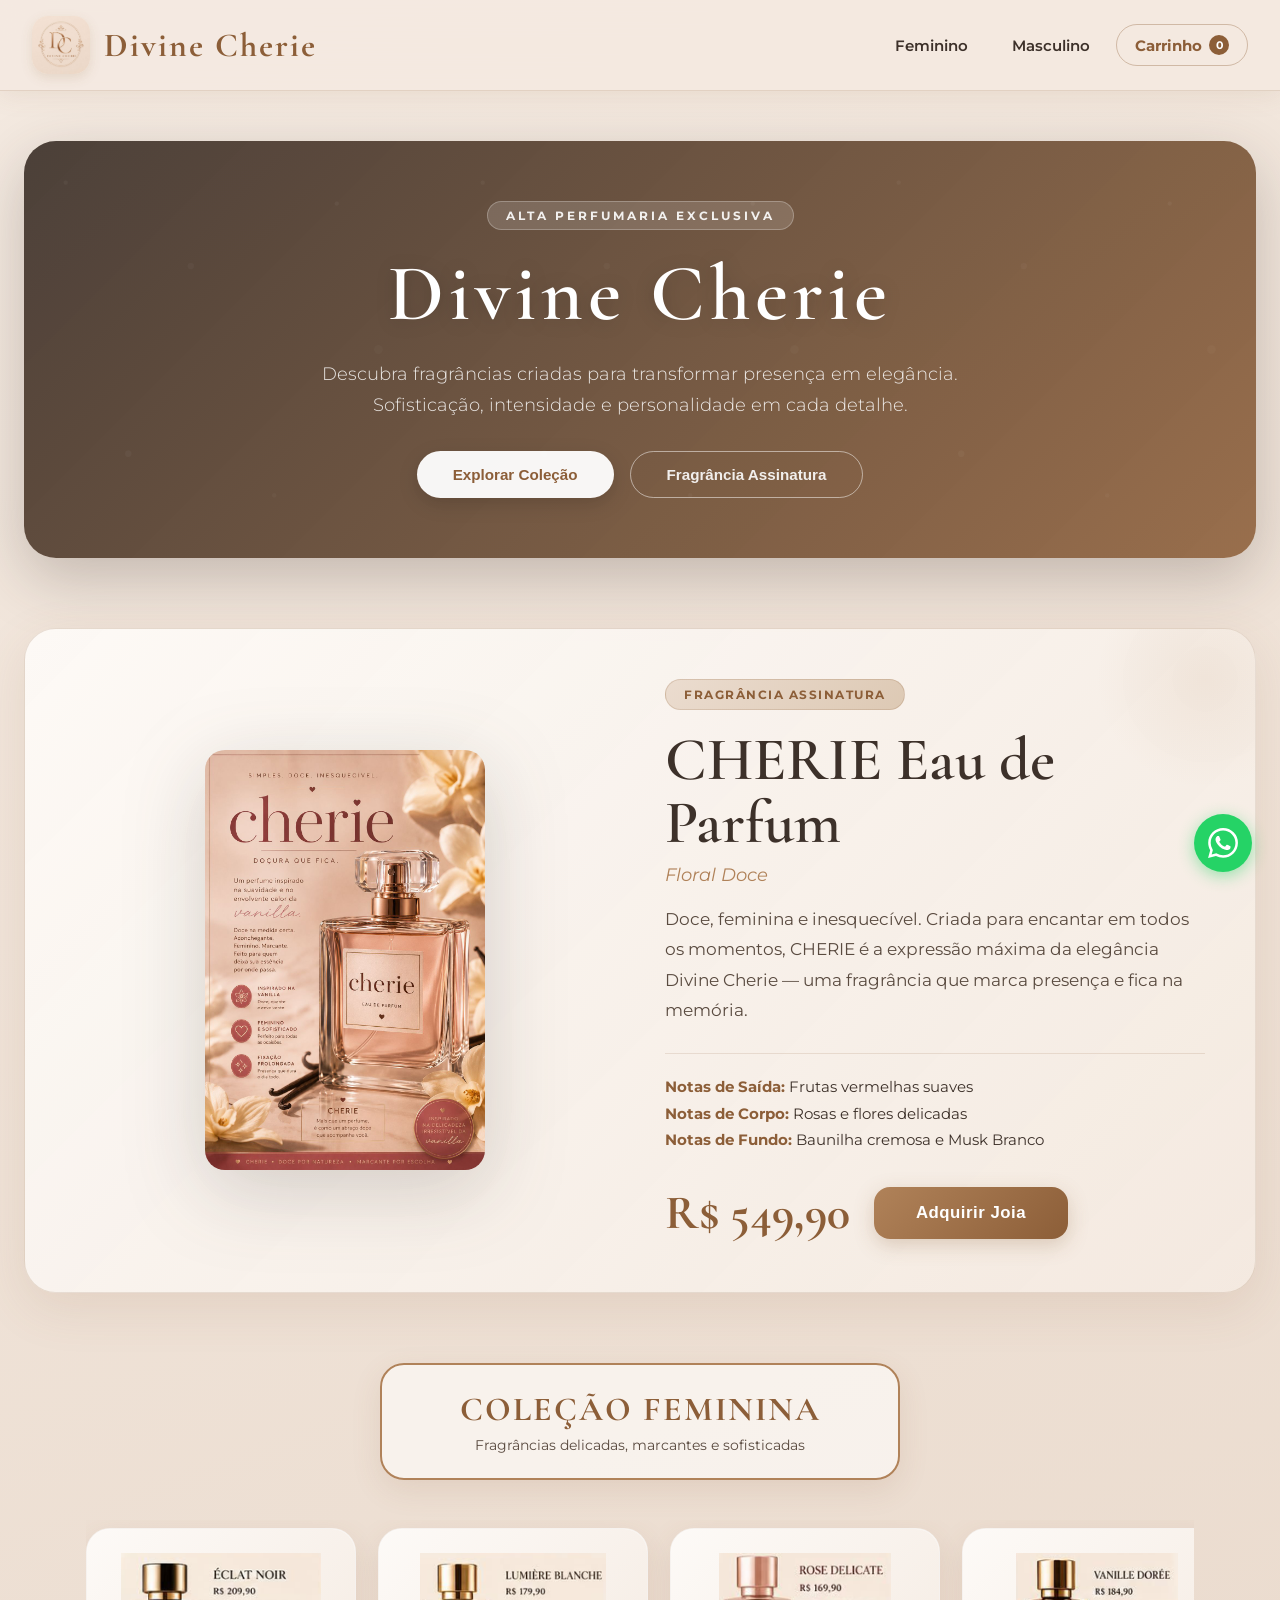
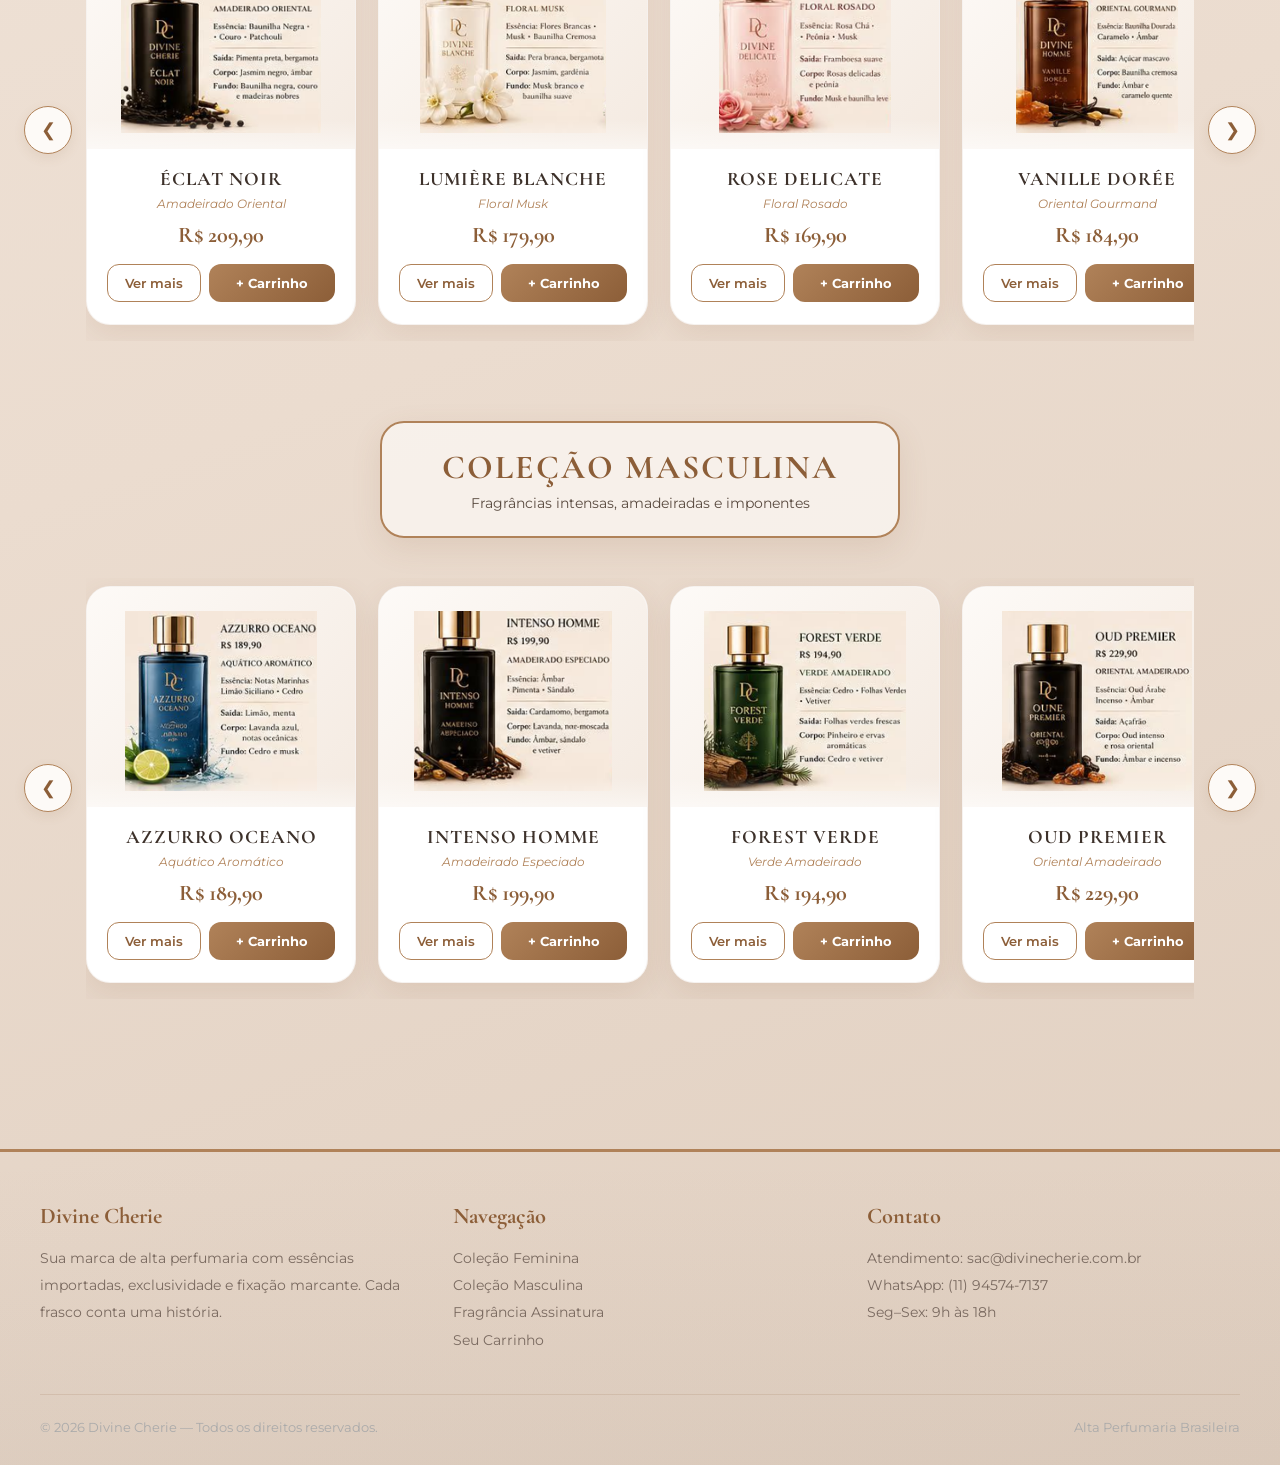
<file: index.html>
<!DOCTYPE html>
<html lang="pt-br">
<head>
    <meta charset="UTF-8">
    <meta name="viewport" content="width=device-width, initial-scale=1.0">
    <title>Divine Cherie - Redirecionando...</title>
    <meta http-equiv="refresh" content="0; url=Códigos Pp/index.html">
    <script>
        // Redirecionamento imediato via JavaScript como fallback
        window.location.replace("Códigos Pp/index.html");
    </script>
</head>
<body>
    <p>Redirecionando para o site... <a href="Códigos Pp/index.html">Clique aqui se não for redirecionado automaticamente.</a></p>
</body>
</html>
</file>
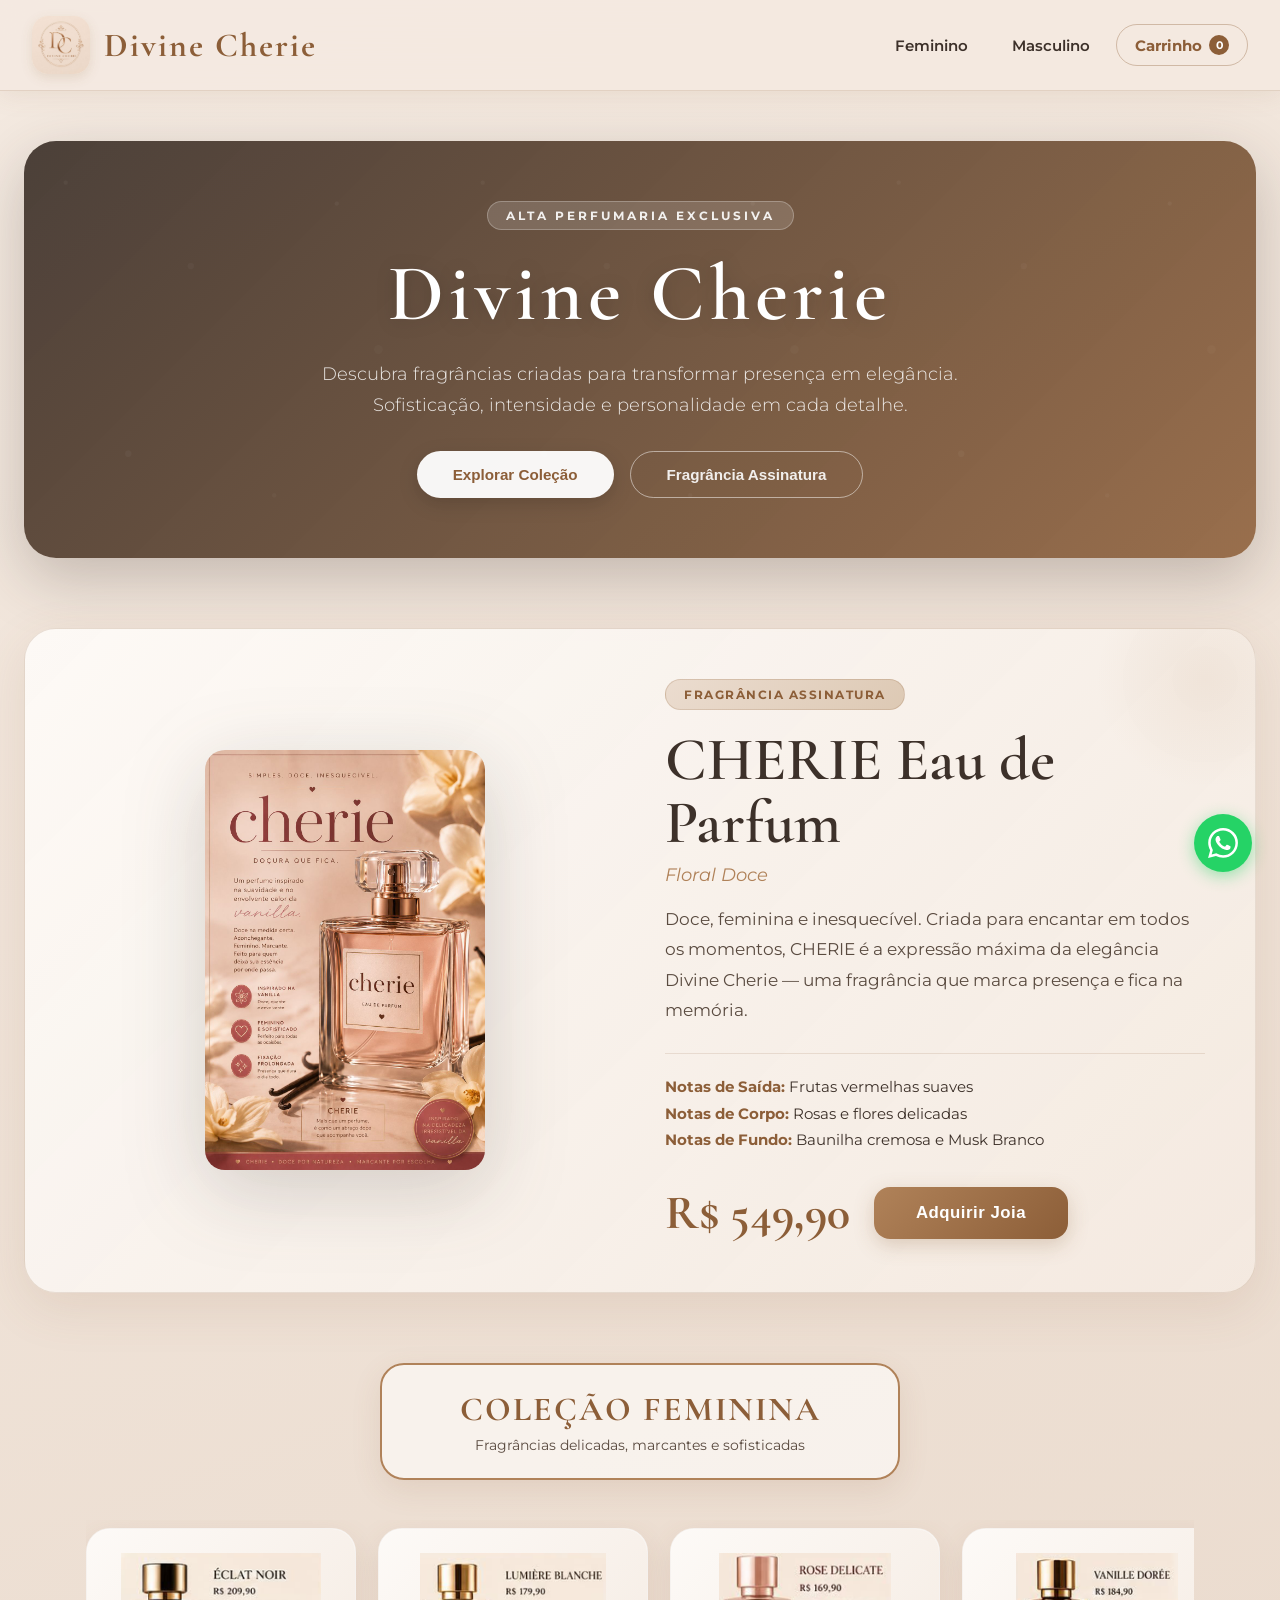
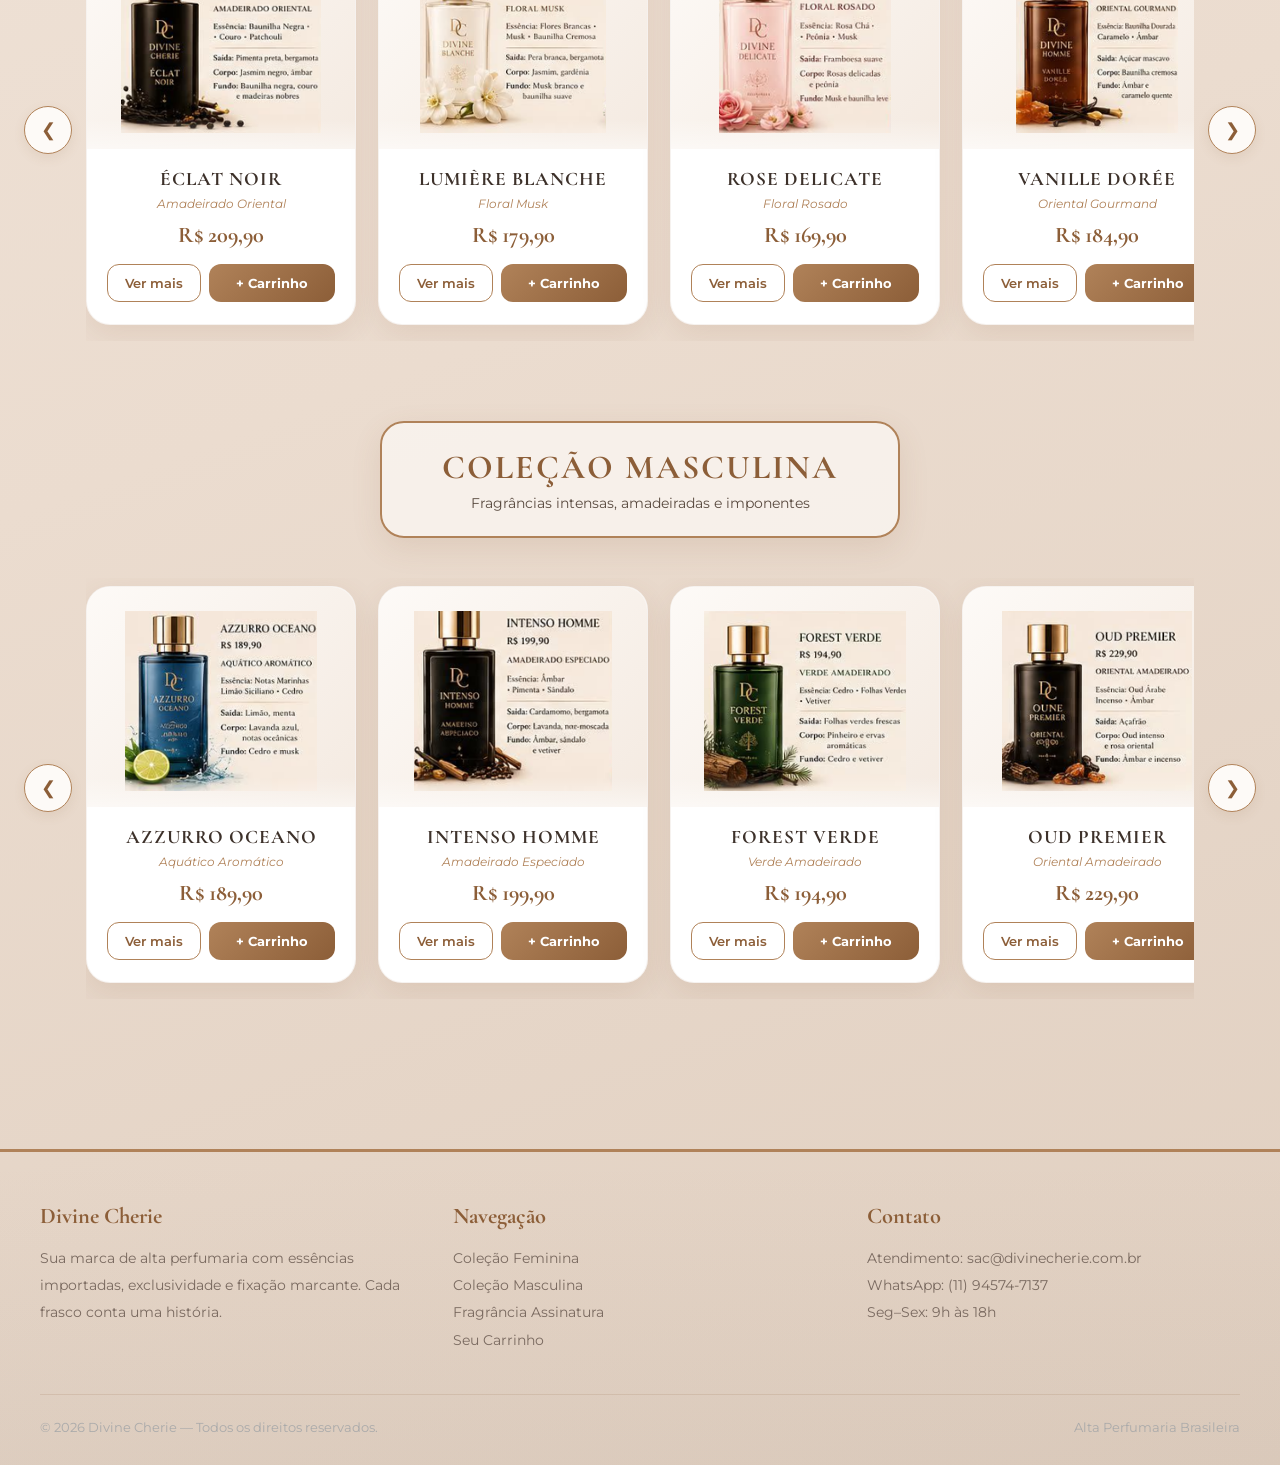
<file: Códigos Pp/index.html>
<!DOCTYPE html>
<html lang="pt-br">
<head>
    <meta charset="UTF-8">
    <meta name="viewport" content="width=device-width, initial-scale=1.0">
    <title>Divine Cherie - Alta Perfumaria</title>
    <link rel="stylesheet" href="style.css">
    <link rel="icon" href="Imagens/Logo.jpeg" type="image/jpeg">
</head>
<body>

    <header>
        <nav>
            <a class="logo" href="index.html">
                <img src="Imagens/Logo.jpeg" alt="Logo Divine Cherie" class="logo-img">
                <span>Divine Cherie</span>
            </a>
            <button class="hamburger" id="hamburger" aria-label="Abrir menu">
                <span></span><span></span><span></span>
            </button>
            <div class="menu-container" id="menu-container">
                <ul>
                    <li><button class="btn-menu-nav" onclick="rolarParaSecao('feminino'); fecharMenu()">Feminino</button></li>
                    <li><button class="btn-menu-nav" onclick="rolarParaSecao('masculino'); fecharMenu()">Masculino</button></li>
                    <li>
                        <button class="btn-carrinho-texto" onclick="window.location.href='carrinho.html'">
                            Carrinho
                            <span class="cart-badge" id="badge-nav">0</span>
                        </button>
                    </li>
                </ul>
            </div>
        </nav>
    </header>

    <main class="container">

        <!-- HERO -->
        <section class="hero">
            <div class="hero-content">
                <span class="hero-eyebrow">Alta Perfumaria Exclusiva</span>
                <h1>Divine Cherie</h1>
                <p>Descubra fragrâncias criadas para transformar presença em elegância. Sofisticação, intensidade e personalidade em cada detalhe.</p>
                <div class="hero-cta-group">
                    <button class="btn-hero-primary" onclick="rolarParaSecao('feminino')">Explorar Coleção</button>
                    <button class="btn-hero-secondary" onclick="rolarParaSecao('destaque')">Fragrância Assinatura</button>
                </div>
            </div>
        </section>

        <!-- DESTAQUE ASSINATURA -->
        <section class="super-destaque-container" id="destaque">
            <div class="destaque-card">
                <div class="destaque-img-col">
                    <img src="Imagens/cherie.jpeg" alt="Cherie Eau de Parfum">
                </div>
                <div class="destaque-info-col">
                    <span class="badge-assinatura">Fragrância Assinatura</span>
                    <h2 class="destaque-nome">CHERIE Eau de Parfum</h2>
                    <p class="destaque-familia">Floral Doce</p>
                    <p class="destaque-descricao">Doce, feminina e inesquecível. Criada para encantar em todos os momentos, CHERIE é a expressão máxima da elegância Divine Cherie — uma fragrância que marca presença e fica na memória.</p>
                    <div class="destaque-notas">
                        <p><strong>Notas de Saída:</strong> Frutas vermelhas suaves</p>
                        <p><strong>Notas de Corpo:</strong> Rosas e flores delicadas</p>
                        <p><strong>Notas de Fundo:</strong> Baunilha cremosa e Musk Branco</p>
                    </div>
                    <div class="destaque-compra">
                        <span class="destaque-preco">R$ 549,90</span>
                        <button class="btn-adquirir" onclick="adicionarCarrinho({n:'CHERIE Eau de Parfum', p:549.90, i:'Imagens/cherie.jpeg', g:'feminino', d:'Doce, feminina e inesquecível. Criada para encantar em todos os momentos.', f:'Floral Doce'})">Adquirir Joia</button>
                    </div>
                </div>
            </div>
        </section>

        <!-- COLEÇÃO FEMININA -->
        <section class="secao-produtos" id="feminino">
            <div class="titulo-secao-caixa">
                <h2>Coleção Feminina</h2>
                <p>Fragrâncias delicadas, marcantes e sofisticadas</p>
            </div>
            <div class="carousel-container">
                <button class="arrow-btn" onclick="scrollCarrossel('vitrine-feminina', -1)" aria-label="Anterior">&#10094;</button>
                <div class="vitrine-wrapper">
                    <div class="vitrine" id="vitrine-feminina"></div>
                </div>
                <button class="arrow-btn" onclick="scrollCarrossel('vitrine-feminina', 1)" aria-label="Próximo">&#10095;</button>
            </div>
        </section>

        <!-- COLEÇÃO MASCULINA -->
        <section class="secao-produtos" id="masculino" style="margin-top: 80px;">
            <div class="titulo-secao-caixa">
                <h2>Coleção Masculina</h2>
                <p>Fragrâncias intensas, amadeiradas e imponentes</p>
            </div>
            <div class="carousel-container">
                <button class="arrow-btn" onclick="scrollCarrossel('vitrine-masculina', -1)" aria-label="Anterior">&#10094;</button>
                <div class="vitrine-wrapper">
                    <div class="vitrine" id="vitrine-masculina"></div>
                </div>
                <button class="arrow-btn" onclick="scrollCarrossel('vitrine-masculina', 1)" aria-label="Próximo">&#10095;</button>
            </div>
        </section>

    </main>

    <!-- FOOTER -->
    <footer>
        <div class="footer-inner">
            <div class="footer-col">
                <h3>Divine Cherie</h3>
                <p>Sua marca de alta perfumaria com essências importadas, exclusividade e fixação marcante. Cada frasco conta uma história.</p>
            </div>
            <div class="footer-col">
                <h3>Navegação</h3>
                <ul>
                    <li><span onclick="rolarParaSecao('feminino')">Coleção Feminina</span></li>
                    <li><span onclick="rolarParaSecao('masculino')">Coleção Masculina</span></li>
                    <li><span onclick="rolarParaSecao('destaque')">Fragrância Assinatura</span></li>
                    <li><a href="carrinho.html">Seu Carrinho</a></li>
                </ul>
            </div>
            <div class="footer-col">
                <h3>Contato</h3>
                <p>
                    Atendimento: sac@divinecherie.com.br<br>
                    WhatsApp: (11) 94574-7137<br>
                    Seg–Sex: 9h às 18h
                </p>
            </div>
        </div>
        <div class="footer-bottom">
            <p>&copy; 2026 Divine Cherie — Todos os direitos reservados.</p>
            <p>Alta Perfumaria Brasileira</p>
        </div>
    </footer>

    <!-- WHATSAPP FLUTUANTE -->
    <a href="https://wa.me/5511945747137" class="whatsapp-popup" target="_blank" rel="noopener noreferrer" aria-label="Fale conosco pelo WhatsApp">
        <svg viewBox="0 0 24 24" xmlns="http://www.w3.org/2000/svg">
            <path d="M17.472 14.382c-.297-.149-1.758-.867-2.03-.967-.273-.099-.471-.148-.67.15-.197.297-.767.966-.94 1.164-.173.199-.347.223-.644.075-.297-.15-1.255-.463-2.39-1.475-.883-.788-1.48-1.761-1.653-2.059-.173-.297-.018-.458.13-.606.134-.133.298-.347.446-.52.149-.174.198-.298.298-.497.099-.198.05-.371-.025-.52-.075-.149-.669-1.612-.916-2.207-.242-.579-.487-.5-.669-.51-.173-.008-.371-.01-.57-.01-.198 0-.52.074-.792.372-.272.297-1.04 1.016-1.04 2.479 0 1.462 1.065 2.875 1.213 3.074.149.198 2.096 3.2 5.077 4.487.709.306 1.262.489 1.694.625.712.227 1.36.195 1.871.118.571-.085 1.758-.719 2.006-1.413.248-.694.248-1.289.173-1.413-.074-.124-.272-.198-.57-.347m-5.421 7.403h-.004a9.87 9.87 0 01-5.031-1.378l-.361-.214-3.741.982.998-3.648-.235-.374a9.86 9.86 0 01-1.51-5.26c.001-5.45 4.436-9.884 9.888-9.884 2.64 0 5.122 1.03 6.988 2.898a9.825 9.825 0 012.893 6.994c-.003 5.45-4.437 9.884-9.885 9.884m8.413-18.297A11.815 11.815 0 0012.05 0C5.495 0 .16 5.335.157 11.892c0 2.096.547 4.142 1.588 5.945L.057 24l6.305-1.654a11.882 11.882 0 005.683 1.448h.005c6.554 0 11.89-5.335 11.893-11.893a11.821 11.821 0 00-3.48-8.413z"/>
        </svg>
    </a>

    <!-- TOAST -->
    <div class="toast" id="toast"></div>

    <script>
        // ==========================================
        // CATÁLOGO COMPLETO DE PRODUTOS
        // ==========================================
        const PRODUTOS = [
            { n: "ÉCLAT NOIR",       p: 209.90, i: "Imagens/Eclat Noir.png",         g: "feminino",  f: "Amadeirado Oriental",   d: "Sedutor e sofisticado, Éclat Noir combina baunilha negra e patchouli. Um perfume misterioso que deixa presença marcante por onde passa." },
            { n: "LUMIÈRE BLANCHE",  p: 179.90, i: "Imagens/Lumiere Blanche.png",     g: "feminino",  f: "Floral Musk",            d: "Uma fragrância delicada e iluminada, perfeita para mulheres elegantes e românticas. Flores brancas com musk e baunilha cremosa." },
            { n: "ROSE DELICATE",    p: 169.90, i: "Imagens/Rose Delicate.png",        g: "feminino",  f: "Floral Rosado",          d: "A harmonia clássica da rosa chá com a peônia. Um floral muito suave, romântico e elegante, perfeito para quem ama fragrâncias femininas." },
            { n: "VANILLE DORÉE",    p: 184.90, i: "Imagens/Vanille Doree.png",        g: "feminino",  f: "Oriental Gourmand",      d: "Doce sofisticado e extremamente viciante. Acordes luxuosos de caramelo e baunilha dourada, perfeito para noites especiais." },
            { n: "LAVANDA SERENA",   p: 164.90, i: "Imagens/Lavanda Serena.png",       g: "feminino",  f: "Aromático Floral",       d: "Suave, elegante e relaxante. Traz o frescor puro da lavanda francesa com íris e violeta. Ideal para o dia a dia." },
            { n: "CITRUS FRAIS",     p: 159.90, i: "Imagens/Citrus Frais.png",         g: "feminino",  f: "Cítrico Fresco",         d: "Leve, vibrante e perfeito para dias quentes. Laranja siciliana, limão e musk em uma combinação refrescante e alegre." },
            { n: "PUREZA FLORAL",    p: 174.90, i: "Imagens/Pureza Floral.png",        g: "feminino",  f: "Floral Limpo",           d: "Delicado, confortável e elegante como pele limpa e hidratada. Lírio branco, jasmim e musk em perfeita harmonia." },
            { n: "PÊCHE VELOUTÉE",   p: 169.90, i: "Imagens/Peche Veloutee.png",       g: "feminino",  f: "Frutado Floral",         d: "Doce delicado e feminino com toque aveludado irresistível. Pêssego, flores brancas e musk em uma fragrância encantadora." },
            { n: "CHAMPAGNE ÉTERNEL",p: 219.90, i: "Imagens/Champagne Eternel.png",    g: "feminino",  f: "Frutado Sofisticado",    d: "Luxuoso e brilhante, inspirado em celebrações inesquecíveis. Champagne rosé, pera e musk em uma composição festiva e elegante." },
            { n: "AZZURRO OCEANO",   p: 189.90, i: "Imagens/Azzurro Oceano.png",       g: "masculino", f: "Aquático Aromático",     d: "Fresco, aquático e moderno. Traz notas marinhas com limão siciliano e cedro. Transmite liberdade e sensação de brisa do mar." },
            { n: "INTENSO HOMME",    p: 199.90, i: "Imagens/Intenso Homme.png",        g: "masculino", f: "Amadeirado Especiado",   d: "Um amadeirado especiado marcante com toques intensos de âmbar e pimenta. Masculino sofisticado para homens confiantes." },
            { n: "FOREST VERDE",     p: 194.90, i: "Imagens/Forest Verde.png",          g: "masculino", f: "Verde Amadeirado",       d: "Traz notas verdes de vetiver misturadas à robustez clássica do cedro. Inspirado na natureza luxuosa das florestas profundas." },
            { n: "OUD PREMIER",      p: 229.90, i: "Imagens/Oud Premier.png",           g: "masculino", f: "Oriental Amadeirado",    d: "Luxuoso e misterioso, baseado no oud árabe premium envolto por incenso e âmbar. Inspirado na perfumaria árabe premium." },
            { n: "SANTAL ÉLÉGANCE",  p: 214.90, i: "Imagens/Santal Elegance.png",       g: "masculino", f: "Amadeirado Cremoso",     d: "A imponência do sândalo amadeirado com a cremosidade da baunilha. Elegante e refinado para quem ama perfumes sofisticados." },
            { n: "BLEU INFINI",      p: 189.90, i: "Imagens/Bleu Infini.png",           g: "masculino", f: "Fresco Amadeirado",      d: "Refrescante amadeirado moderno com notas oceânicas intensas. Moderno, refrescante e extremamente versátil." },
            { n: "ABSOLUTO NOIR",    p: 239.90, i: "Imagens/Absoluto Noir.png",         g: "masculino", f: "Oriental Intenso",       d: "O perfume mais intenso e luxuoso da coleção Divine Cherie. Incenso, madeira negra e âmbar em uma composição poderosa e marcante." },
            { n: "NOIR ECLIPSE",     p: 199.90, i: "Imagens/noir eclipse.png",          g: "masculino", f: "Amadeirado Oriental",    d: "Misterioso, elegante e extremamente marcante. Couro, âmbar negro e cedro em uma fragrância que exala poder e sofisticação." },
            { n: "MAGNÉTIC AMBER",   p: 224.90, i: "Imagens/Magnetic Amber.png",        g: "masculino", f: "Oriental Âmbar",         d: "Sensual e sofisticado, perfeito para noites elegantes. Âmbar dourado, baunilha e especiarias em uma composição irresistível." },
        ];

        // ==========================================
        // GERENCIAMENTO DO CARRINHO (localStorage)
        // ==========================================
        function getCarrinho() {
            return JSON.parse(localStorage.getItem('dc_carrinho') || '[]');
        }

        function salvarCarrinho(carrinho) {
            localStorage.setItem('dc_carrinho', JSON.stringify(carrinho));
            atualizarBadge();
        }

        function atualizarBadge() {
            const carrinho = getCarrinho();
            const total = carrinho.reduce((s, i) => s + i.qty, 0);
            const badge = document.getElementById('badge-nav');
            if (badge) badge.textContent = total;
        }

        function adicionarCarrinho(produto) {
            const carrinho = getCarrinho();
            const idx = carrinho.findIndex(i => i.n === produto.n);
            if (idx >= 0) {
                carrinho[idx].qty += 1;
            } else {
                carrinho.push({ ...produto, qty: 1 });
            }
            salvarCarrinho(carrinho);
            mostrarToast('✓  ' + produto.n + ' adicionado ao carrinho');
        }

        function mostrarToast(msg) {
            const toast = document.getElementById('toast');
            toast.textContent = msg;
            toast.classList.add('show');
            setTimeout(() => toast.classList.remove('show'), 3000);
        }

        // ==========================================
        // RENDERIZAR VITRINE
        // ==========================================
        function renderizarVitrine() {
            const vFem  = document.getElementById('vitrine-feminina');
            const vMasc = document.getElementById('vitrine-masculina');
            if (vFem)  vFem.innerHTML  = '';
            if (vMasc) vMasc.innerHTML = '';

            PRODUTOS.forEach(p => {
                const query = `nome=${encodeURIComponent(p.n)}&preco=${encodeURIComponent('R$ ' + p.p.toFixed(2).replace('.', ','))}&img=${encodeURIComponent(p.i)}&desc=${encodeURIComponent(p.d)}&familia=${encodeURIComponent(p.f)}`;
                const urlProduto = `produto.html?${query}`;

                const card = document.createElement('div');
                card.className = 'produto-card';
                card.innerHTML = `
                    <a href="${urlProduto}" style="text-decoration:none;color:inherit;">
                        <div class="produto-card-img-wrapper">
                            <img src="${p.i}" alt="${p.n}" loading="lazy">
                        </div>
                    </a>
                    <div class="produto-card-body">
                        <a href="${urlProduto}" style="text-decoration:none;color:inherit;">
                            <h3>${p.n}</h3>
                            <p class="familia-tag">${p.f}</p>
                        </a>
                        <p class="preco">R$ ${p.p.toFixed(2).replace('.', ',')}</p>
                        <div class="produto-card-actions">
                            <button class="btn-ver-produto" onclick="window.location.href='${urlProduto}'">Ver mais</button>
                            <button class="btn-add-card" onclick="adicionarCarrinho({n:'${p.n.replace(/'/g,"\\'")}',p:${p.p},i:'${p.i}',g:'${p.g}',d:'${p.d.replace(/'/g,"\\'")}',f:'${p.f}'})">+ Carrinho</button>
                        </div>
                    </div>
                `;

                if (p.g === 'feminino' && vFem)  vFem.appendChild(card);
                if (p.g === 'masculino' && vMasc) vMasc.appendChild(card);
            });
        }

        // ==========================================
        // CARROSSEL
        // ==========================================
        function scrollCarrossel(id, dir) {
            const vitrine = document.getElementById(id);
            if (!vitrine) return;
            const card = vitrine.querySelector('.produto-card');
            if (!card) return;
            const gap = parseInt(window.getComputedStyle(vitrine).gap) || 22;
            vitrine.scrollBy({ left: dir * (card.offsetWidth + gap), behavior: 'smooth' });
        }

        // ==========================================
        // SCROLL SUAVE
        // ==========================================
        function rolarParaSecao(id) {
            const el = document.getElementById(id);
            if (el) el.scrollIntoView({ behavior: 'smooth', block: 'start' });
        }

        // ==========================================
        // MENU MOBILE
        // ==========================================
        const hamburger = document.getElementById('hamburger');
        const menuContainer = document.getElementById('menu-container');

        hamburger.addEventListener('click', () => {
            hamburger.classList.toggle('active');
            menuContainer.classList.toggle('open');
        });

        function fecharMenu() {
            hamburger.classList.remove('active');
            menuContainer.classList.remove('open');
        }

        // Fechar menu ao clicar fora
        document.addEventListener('click', (e) => {
            if (!hamburger.contains(e.target) && !menuContainer.contains(e.target)) {
                fecharMenu();
            }
        });

        // ==========================================
        // INICIALIZAÇÃO
        // ==========================================
        window.addEventListener('DOMContentLoaded', () => {
            renderizarVitrine();
            atualizarBadge();
        });
    </script>
</body>
</html>
</file>
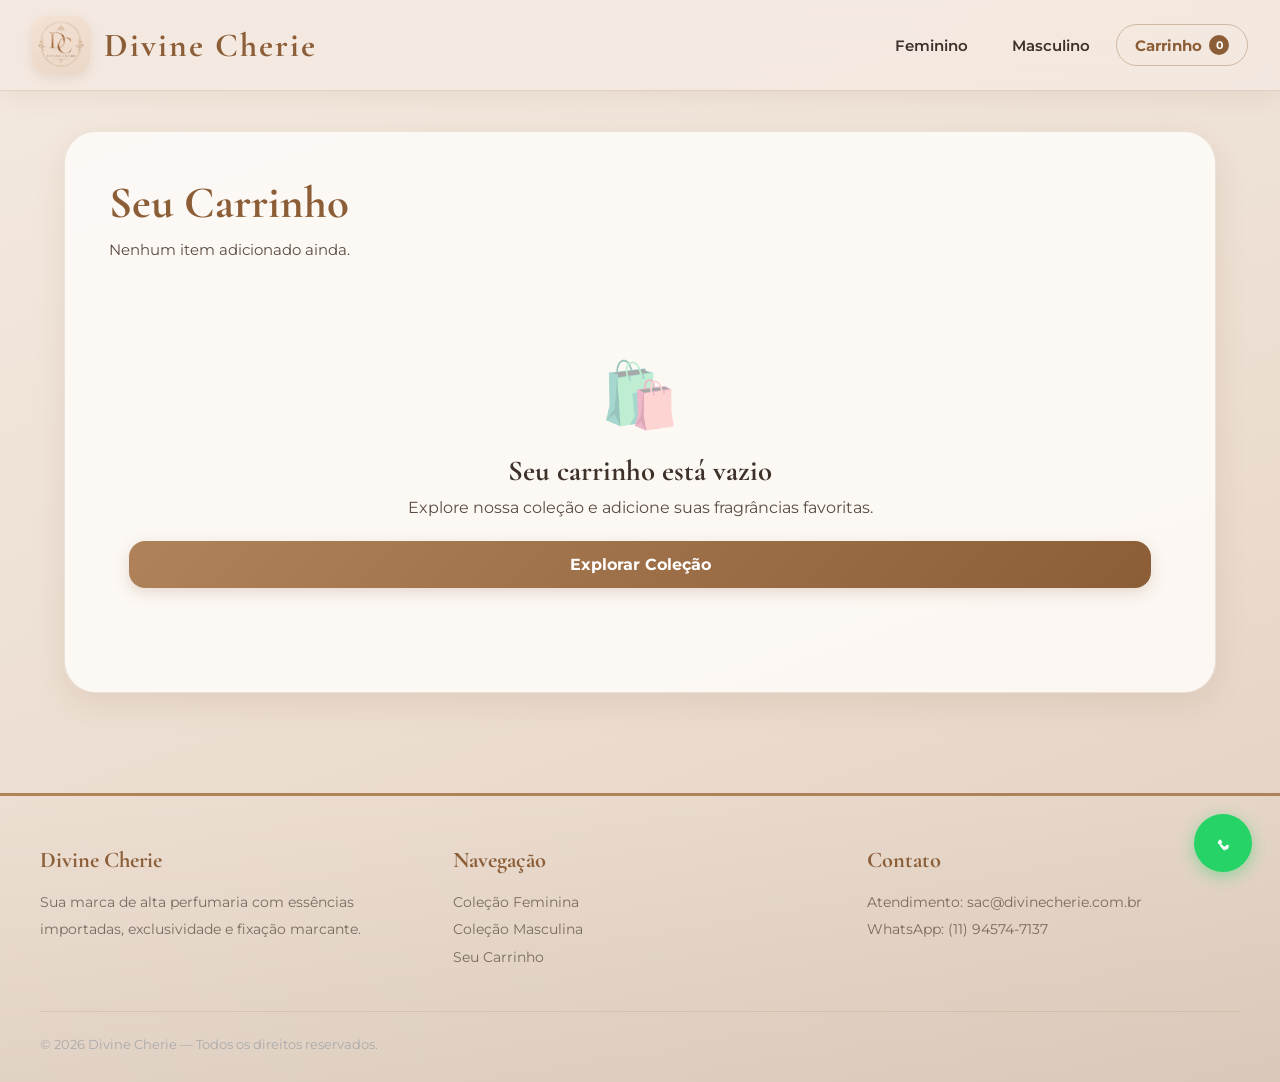
<file: Códigos Pp/carrinho.html>
<!DOCTYPE html>
<html lang="pt-br">
<head>
    <meta charset="UTF-8">
    <meta name="viewport" content="width=device-width, initial-scale=1.0">
    <title>Seu Carrinho - Divine Cherie</title>
    <link rel="stylesheet" href="style.css">
    <link rel="icon" href="Imagens/Logo.jpeg" type="image/jpeg">
</head>
<body>

    <header>
        <nav>
            <a class="logo" href="index.html">
                <img src="Imagens/Logo.jpeg" alt="Divine Cherie" class="logo-img">
                <span>Divine Cherie</span>
            </a>
            <button class="hamburger" id="hamburger" aria-label="Abrir menu">
                <span></span><span></span><span></span>
            </button>
            <div class="menu-container" id="menu-container">
                <ul>
                    <li><a href="index.html#feminino">Feminino</a></li>
                    <li><a href="index.html#masculino">Masculino</a></li>
                    <li>
                        <button class="btn-carrinho-texto" onclick="window.location.href='carrinho.html'">
                            Carrinho
                            <span class="cart-badge" id="badge-nav">0</span>
                        </button>
                    </li>
                </ul>
            </div>
        </nav>
    </header>

    <main class="cart-page-container">
        <div class="cart-card">
            <h1 class="cart-title">Seu Carrinho</h1>
            <p class="cart-subtitle" id="cart-subtitle">Carregando itens...</p>

            <div id="cart-empty" class="cart-empty" style="display:none;">
                <div class="cart-empty-icon">🛍️</div>
                <h3>Seu carrinho está vazio</h3>
                <p>Explore nossa coleção e adicione suas fragrâncias favoritas.</p>
                <a href="index.html" class="btn-checkout" style="display:inline-block;text-decoration:none;padding:14px 36px;border-radius:16px;font-weight:700;font-size:1rem;">Explorar Coleção</a>
            </div>

            <div id="cart-content" class="cart-content-layout" style="display:none;">
                <div class="cart-main-content">
                    <div id="cart-items-list"></div>

                    <div class="shipping-section">
                        <h3>Calcular Frete e Prazo</h3>
                        <div class="shipping-input-group">
                            <input type="text" id="cart-cep-input" placeholder="Digite seu CEP (00000-000)" maxlength="9" oninput="mascaraCEP(this)">
                            <button type="button" onclick="calcularFrete()">Calcular</button>
                        </div>
                        <p id="frete-resultado" style="margin-top:10px;font-size:0.88rem;color:#2e7d32;font-weight:600;display:none;"></p>
                    </div>
                </div>

                <div class="cart-summary-sidebar">
                    <h3>Resumo do Pedido</h3>
                    <div class="summary-row">
                        <span>Subtotal</span>
                        <span id="resumo-subtotal">R$ 0,00</span>
                    </div>
                    <div class="summary-row">
                        <span>Frete</span>
                        <span class="free-shipping" id="resumo-frete">Grátis</span>
                    </div>
                    <div class="summary-row total-row">
                        <span>Total</span>
                        <span id="resumo-total">R$ 0,00</span>
                    </div>

                    <div class="cart-actions">
                        <button class="btn-checkout" onclick="finalizarPedido()">
                            <svg width="18" height="18" viewBox="0 0 24 24" fill="white" style="flex-shrink:0"><path d="M17.472 14.382c-.297-.149-1.758-.867-2.03-.967-.273-.099-.471-.148-.67.15-.197.297-.767.966-.94 1.164-.173.199-.347.223-.644.075-.297-.15-1.255-.463-2.39-1.475-.883-.788-1.48-1.761-1.653-2.059-.173-.297-.018-.458.13-.606.134-.133.298-.347.446-.52.149-.174.198-.298.298-.497.099-.198.05-.371-.025-.52-.075-.149-.669-1.612-.916-2.207-.242-.579-.487-.5-.669-.51-.173-.008-.371-.01-.57-.01-.198 0-.52.074-.792.372-.272.297-1.04 1.016-1.04 2.479 0 1.462 1.065 2.875 1.213 3.074.149.198 2.096 3.2 5.077 4.487.709.306 1.262.489 1.694.625.712.227 1.36.195 1.871.118.571-.085 1.758-.719 2.006-1.413.248-.694.248-1.289.173-1.413-.074-.124-.272-.198-.57-.347m-5.421 7.403h-.004a9.87 9.87 0 01-5.031-1.378l-.361-.214-3.741.982.998-3.648-.235-.374a9.86 9.86 0 01-1.51-5.26c.001-5.45 4.436-9.884 9.888-9.884 2.64 0 5.122 1.03 6.988 2.898a9.825 9.825 0 012.893 6.994c-.003 5.45-4.437 9.884-9.885 9.884m8.413-18.297A11.815 11.815 0 0012.05 0C5.495 0 .16 5.335.157 11.892c0 2.096.547 4.142 1.588 5.945L.057 24l6.305-1.654a11.882 11.882 0 005.683 1.448h.005c6.554 0 11.89-5.335 11.893-11.893a11.821 11.821 0 00-3.48-8.413z"/></svg>
                            Finalizar via WhatsApp
                        </button>
                        <a href="index.html" class="btn-continue">Continuar Comprando</a>
                    </div>
                </div>
            </div>
        </div>
    </main>

    <footer>
        <div class="footer-inner">
            <div class="footer-col">
                <h3>Divine Cherie</h3>
                <p>Sua marca de alta perfumaria com essências importadas, exclusividade e fixação marcante.</p>
            </div>
            <div class="footer-col">
                <h3>Navegação</h3>
                <ul>
                    <li><a href="index.html#feminino">Coleção Feminina</a></li>
                    <li><a href="index.html#masculino">Coleção Masculina</a></li>
                    <li><a href="carrinho.html">Seu Carrinho</a></li>
                </ul>
            </div>
            <div class="footer-col">
                <h3>Contato</h3>
                <p>Atendimento: sac@divinecherie.com.br<br>WhatsApp: (11) 94574-7137</p>
            </div>
        </div>
        <div class="footer-bottom">
            <p>&copy; 2026 Divine Cherie — Todos os direitos reservados.</p>
        </div>
    </footer>

    <a href="https://wa.me/5511945747137" class="whatsapp-popup" target="_blank" rel="noopener noreferrer" aria-label="Fale conosco pelo WhatsApp">
        <svg viewBox="0 0 24 24" xmlns="http://www.w3.org/2000/svg">
            <path d="M17.472 14.382c-.297-.149-1.758-.867-2.03-.967-.273-.099-.471-.148-.67.15-.197.297-.767.966-.94 1.164-.173.199-.347.223-.644.075-.297-.15-1.255-.463-2.39-1.761-1.653-2.059-.173-.297-.018-.458.13-.606.134-.133.298-.347.446-.52.149-.174.198-.298.298-.497.099-.198.05-.371-.025-.52-.075-.149-.669-1.612-.916-2.207-.242-.579-.487-.5-.669-.51-.173-.008-.371-.01-.57-.01-.198 0-.52.074-.792.372-.272.297-1.04 1.016-1.04 2.479 0 1.462 1.065 2.875 1.213 3.074.149.198 2.096 3.2 5.077 4.487.709.306 1.262.489 1.694.625.712.227 1.36.195 1.871.118.571-.085 1.758-.719 2.006-1.413.248-.694.248-1.289.173-1.413-.074-.124-.272-.198-.57-.347m-5.421 7.403h-.004a9.87 9.87 0 01-5.031-1.378l-.361-.214-3.741.982.998-3.648-.235-.374a9.86 9.86 0 01-1.51-5.26c.001-5.45 4.436-9.884 9.888-9.884 2.64 0 5.122 1.03 6.988 2.898a9.825 9.825 0 012.893 6.994c-.003 5.45-4.437 9.884-9.885 9.884m8.413-18.297A11.815 11.815 0 0012.05 0C5.495 0 .16 5.335.157 11.892c0 2.096.547 4.142 1.588 5.945L.057 24l6.305-1.654a11.882 11.882 0 005.683 1.448h.005c6.554 0 11.89-5.335 11.893-11.893a11.821 11.821 0 00-3.48-8.413z"/>
        </svg>
    </a>

    <div class="toast" id="toast"></div>

    <script>
        // ==========================================
        // GERENCIAMENTO DO CARRINHO
        // ==========================================
        function getCarrinho() {
            return JSON.parse(localStorage.getItem('dc_carrinho') || '[]');
        }

        function salvarCarrinho(carrinho) {
            localStorage.setItem('dc_carrinho', JSON.stringify(carrinho));
        }

        function formatarPreco(valor) {
            return 'R$ ' + valor.toFixed(2).replace('.', ',');
        }

        function mostrarToast(msg) {
            const toast = document.getElementById('toast');
            toast.textContent = msg;
            toast.classList.add('show');
            setTimeout(() => toast.classList.remove('show'), 3000);
        }

        // ==========================================
        // RENDERIZAR CARRINHO
        // ==========================================
        function renderizarCarrinho() {
            const carrinho = getCarrinho();
            const lista = document.getElementById('cart-items-list');
            const cartContent = document.getElementById('cart-content');
            const cartEmpty = document.getElementById('cart-empty');
            const subtitle = document.getElementById('cart-subtitle');
            const badge = document.getElementById('badge-nav');

            const totalItens = carrinho.reduce((s, i) => s + i.qty, 0);
            if (badge) badge.textContent = totalItens;

            if (carrinho.length === 0) {
                cartContent.style.display = 'none';
                cartEmpty.style.display = 'block';
                subtitle.textContent = 'Nenhum item adicionado ainda.';
                return;
            }

            cartEmpty.style.display = 'none';
            cartContent.style.display = 'grid';
            subtitle.textContent = totalItens + (totalItens === 1 ? ' item' : ' itens') + ' no carrinho';

            lista.innerHTML = '';
            carrinho.forEach((item, idx) => {
                const div = document.createElement('div');
                div.className = 'cart-item';
                div.innerHTML = `
                    <button class="btn-remover-item" onclick="removerItem(${idx})" title="Remover item">✕</button>
                    <div class="cart-item-image-wrapper">
                        <img src="${item.i}" alt="${item.n}" onerror="this.style.opacity='0.3'">
                    </div>
                    <div class="cart-item-details">
                        <h2 class="cart-item-name">${item.n}</h2>
                        ${item.f ? `<p style="font-size:0.85rem;color:var(--gold);font-style:italic;margin-bottom:8px;">${item.f}</p>` : ''}
                        <p class="cart-item-description">${item.d || ''}</p>
                        <span class="cart-item-price">${formatarPreco(item.p)}</span>
                        <div class="cart-item-qty">
                            <button class="qty-btn" onclick="alterarQty(${idx}, -1)">−</button>
                            <span class="qty-value" id="qty-${idx}">${item.qty}</span>
                            <button class="qty-btn" onclick="alterarQty(${idx}, 1)">+</button>
                            <span style="font-size:0.85rem;color:var(--text-light);margin-left:8px;">= ${formatarPreco(item.p * item.qty)}</span>
                        </div>
                    </div>
                `;
                lista.appendChild(div);
            });

            atualizarResumo(carrinho);
        }

        function atualizarResumo(carrinho) {
            const subtotal = carrinho.reduce((s, i) => s + i.p * i.qty, 0);
            document.getElementById('resumo-subtotal').textContent = formatarPreco(subtotal);
            document.getElementById('resumo-total').textContent = formatarPreco(subtotal);
        }

        function alterarQty(idx, delta) {
            const carrinho = getCarrinho();
            carrinho[idx].qty = Math.max(1, carrinho[idx].qty + delta);
            salvarCarrinho(carrinho);
            renderizarCarrinho();
        }

        function removerItem(idx) {
            const carrinho = getCarrinho();
            const nome = carrinho[idx].n;
            carrinho.splice(idx, 1);
            salvarCarrinho(carrinho);
            renderizarCarrinho();
            mostrarToast(nome + ' removido do carrinho');
        }

        // ==========================================
        // FRETE
        // ==========================================
        function mascaraCEP(input) {
            let v = input.value.replace(/\D/g, '');
            if (v.length > 5) v = v.slice(0, 5) + '-' + v.slice(5, 8);
            input.value = v;
        }

        function calcularFrete() {
            const cep = document.getElementById('cart-cep-input').value.replace(/\D/g, '');
            const resultado = document.getElementById('frete-resultado');
            if (cep.length < 8) {
                resultado.style.color = '#c62828';
                resultado.textContent = 'Por favor, insira um CEP válido com 8 dígitos.';
                resultado.style.display = 'block';
                return;
            }
            resultado.style.color = '#2e7d32';
            resultado.textContent = '✓  Frete Grátis para o CEP ' + document.getElementById('cart-cep-input').value + '! Entrega em 3–7 dias úteis.';
            resultado.style.display = 'block';
            document.getElementById('resumo-frete').textContent = 'Grátis';
        }

        // ==========================================
        // FINALIZAR PEDIDO VIA WHATSAPP
        // ==========================================
        function finalizarPedido() {
            const carrinho = getCarrinho();
            if (carrinho.length === 0) return;

            const cep = document.getElementById('cart-cep-input').value || 'Não informado';
            const subtotal = carrinho.reduce((s, i) => s + i.p * i.qty, 0);

            let itensTexto = carrinho.map(i =>
                `• *${i.n}* (x${i.qty}) — ${formatarPreco(i.p * i.qty)}`
            ).join('\n');

            const mensagem =
                `Olá, Divine Cherie! Gostaria de finalizar meu pedido:\n\n` +
                `🛍️ *Itens:*\n${itensTexto}\n\n` +
                `💰 *Total:* ${formatarPreco(subtotal)}\n` +
                `📍 *CEP para entrega:* ${cep}\n\n` +
                `Como posso prosseguir com o pagamento?`;

            window.open(`https://wa.me/5511945747137?text=${encodeURIComponent(mensagem)}`, '_blank');
        }

        // ==========================================
        // MENU MOBILE
        // ==========================================
        const hamburger = document.getElementById('hamburger');
        const menuContainer = document.getElementById('menu-container');

        hamburger.addEventListener('click', () => {
            hamburger.classList.toggle('active');
            menuContainer.classList.toggle('open');
        });

        document.addEventListener('click', (e) => {
            if (!hamburger.contains(e.target) && !menuContainer.contains(e.target)) {
                hamburger.classList.remove('active');
                menuContainer.classList.remove('open');
            }
        });

        // ==========================================
        // INICIALIZAÇÃO
        // ==========================================
        window.addEventListener('DOMContentLoaded', renderizarCarrinho);
    </script>
</body>
</html>
</file>
<file: Códigos Pp/style.css>
@import url('https://fonts.googleapis.com/css2?family=Cormorant+Garamond:ital,wght@0,400;0,600;0,700;1,400&family=Montserrat:wght@300;400;500;600;700&display=swap');

/* =============================
   VARIÁVEIS E RESET
   ============================= */
:root {
    --bg: #ebdccf;
    --bg-soft: #f4eae1;
    --white: #fdfaf7;
    --gold: #b08259;
    --gold-dark: #8c5e38;
    --brown: #3d312a;
    --text-light: #5a4b40;
    --shadow: 0 10px 30px rgba(140, 94, 56, 0.12);
    --shadow-hover: 0 18px 40px rgba(140, 94, 56, 0.22);
    --radius: 24px;
    --transition: all 0.35s ease;
}

*, *::before, *::after {
    margin: 0;
    padding: 0;
    box-sizing: border-box;
}

html {
    scroll-behavior: smooth;
}

body {
    background: linear-gradient(160deg, var(--bg-soft) 0%, var(--bg) 60%, #e0cfc0 100%);
    color: var(--brown);
    font-family: 'Montserrat', sans-serif;
    overflow-x: hidden;
    min-height: 100vh;
}

header {
    position: sticky;
    top: 0;
    z-index: 1000;
    background: rgba(244, 234, 225, 0.82);
    backdrop-filter: blur(18px);
    -webkit-backdrop-filter: blur(18px);
    border-bottom: 1px solid rgba(140, 94, 56, 0.18);
    box-shadow: 0 4px 24px rgba(140, 94, 56, 0.1);
}

nav {
    max-width: 1400px;
    margin: auto;
    display: flex;
    justify-content: space-between;
    align-items: center;
    padding: 1rem 2rem;
    gap: 20px;
}

.logo {
    display: flex;
    align-items: center;
    gap: 14px;
    cursor: pointer;
    text-decoration: none;
    flex-shrink: 0;
}

.logo span {
    font-family: 'Cormorant Garamond', serif;
    font-size: 2.1rem;
    font-weight: 700;
    letter-spacing: 2px;
    color: var(--gold-dark);
    white-space: nowrap;
}

.logo-img {
    width: 58px;
    height: 58px;
    border-radius: 16px;
    object-fit: cover;
    transition: var(--transition);
    box-shadow: 0 4px 12px rgba(140, 94, 56, 0.15);
}

.logo-img:hover {
    transform: scale(1.08);
}

.menu-container {
    display: flex;
    align-items: center;
    gap: 10px;
}

nav ul {
    list-style: none;
    display: flex;
    gap: 8px;
    align-items: center;
}

nav ul li button,
nav ul li a {
    background: none;
    border: none;
    font-family: 'Montserrat', sans-serif;
    font-size: 0.95rem;
    text-decoration: none;
    color: var(--brown);
    font-weight: 600;
    padding: 10px 18px;
    border-radius: 999px;
    transition: var(--transition);
    cursor: pointer;
    display: inline-block;
}

nav ul li button:hover,
nav ul li a:hover {
    background: linear-gradient(135deg, var(--gold), var(--gold-dark));
    color: white;
    transform: translateY(-2px);
    box-shadow: 0 8px 20px rgba(140, 94, 56, 0.25);
}

.btn-carrinho-texto {
    font-weight: 700 !important;
    color: var(--gold-dark) !important;
    background: transparent !important;
    border: 1.5px solid rgba(140, 94, 56, 0.35) !important;
    border-radius: 999px !important;
    display: flex !important;
    align-items: center;
    gap: 7px;
}

.btn-carrinho-texto:hover {
    background: linear-gradient(135deg, var(--gold), var(--gold-dark)) !important;
    color: white !important;
    border-color: transparent !important;
}

/* Badge do carrinho */
.cart-badge {
    background: var(--gold-dark);
    color: white;
    font-size: 0.7rem;
    font-weight: 700;
    width: 20px;
    height: 20px;
    border-radius: 50%;
    display: inline-flex;
    align-items: center;
    justify-content: center;
    transition: var(--transition);
}

.btn-carrinho-texto:hover .cart-badge {
    background: white;
    color: var(--gold-dark);
}

/* Menu hamburguer mobile */
.hamburger {
    display: none;
    flex-direction: column;
    gap: 5px;
    cursor: pointer;
    padding: 8px;
    border: none;
    background: none;
    border-radius: 8px;
    transition: var(--transition);
}

.hamburger span {
    display: block;
    width: 24px;
    height: 2px;
    background: var(--gold-dark);
    border-radius: 2px;
    transition: var(--transition);
}

.hamburger.active span:nth-child(1) { transform: translateY(7px) rotate(45deg); }
.hamburger.active span:nth-child(2) { opacity: 0; }
.hamburger.active span:nth-child(3) { transform: translateY(-7px) rotate(-45deg); }

/* =============================
   CONTAINER PRINCIPAL
   ============================= */
.container {
    max-width: 1400px;
    margin: auto;
    padding: 50px 24px;
}

/* =============================
   HERO SECTION
   ============================= */
.hero {
    position: relative;
    overflow: hidden;
    min-height: 300px;
    border-radius: 32px;
    display: flex;
    align-items: center;
    justify-content: center;
    text-align: center;
    padding: 60px 40px;
    margin-bottom: 70px;
    background: linear-gradient(135deg, rgba(61, 49, 42, 0.92) 0%, rgba(140, 94, 56, 0.88) 100%);
    box-shadow: 0 20px 60px rgba(61, 49, 42, 0.25);
    animation: fadeInUp 0.8s ease both;
}

.hero::before {
    content: '';
    position: absolute;
    inset: 0;
    background: url('data:image/svg+xml,<svg xmlns="http://www.w3.org/2000/svg" viewBox="0 0 200 200"><circle cx="20" cy="20" r="1" fill="rgba(255,255,255,0.08)"/><circle cx="80" cy="60" r="1.5" fill="rgba(255,255,255,0.06)"/><circle cx="150" cy="30" r="1" fill="rgba(255,255,255,0.08)"/><circle cx="170" cy="100" r="2" fill="rgba(255,255,255,0.05)"/><circle cx="50" cy="150" r="1.5" fill="rgba(255,255,255,0.07)"/><circle cx="120" cy="170" r="1" fill="rgba(255,255,255,0.06)"/></svg>') repeat;
    opacity: 0.5;
    pointer-events: none;
}

.hero-content {
    position: relative;
    z-index: 1;
}

.hero-eyebrow {
    display: inline-block;
    background: rgba(255, 255, 255, 0.15);
    border: 1px solid rgba(255, 255, 255, 0.25);
    color: rgba(255, 255, 255, 0.9);
    font-size: 0.78rem;
    font-weight: 700;
    letter-spacing: 3px;
    text-transform: uppercase;
    padding: 6px 18px;
    border-radius: 999px;
    margin-bottom: 20px;
}

.hero-content h1 {
    font-family: 'Cormorant Garamond', serif;
    font-size: 5rem;
    font-weight: 600;
    color: #fff;
    margin-bottom: 20px;
    letter-spacing: 5px;
    line-height: 1.1;
    text-shadow: 0 2px 20px rgba(0,0,0,0.2);
}

.hero-content p {
    color: rgba(255, 255, 255, 0.85);
    font-size: 1.15rem;
    font-weight: 300;
    max-width: 680px;
    margin: 0 auto 30px;
    line-height: 1.7;
}

.hero-cta-group {
    display: flex;
    gap: 16px;
    justify-content: center;
    flex-wrap: wrap;
}

.btn-hero-primary {
    background: rgba(255, 255, 255, 0.95);
    color: var(--gold-dark);
    border: none;
    padding: 14px 36px;
    border-radius: 999px;
    font-weight: 700;
    font-size: 0.95rem;
    cursor: pointer;
    transition: var(--transition);
    box-shadow: 0 6px 20px rgba(0,0,0,0.15);
}

.btn-hero-primary:hover {
    background: white;
    transform: translateY(-3px);
    box-shadow: 0 12px 30px rgba(0,0,0,0.2);
}

.btn-hero-secondary {
    background: transparent;
    color: rgba(255,255,255,0.9);
    border: 1.5px solid rgba(255,255,255,0.5);
    padding: 14px 36px;
    border-radius: 999px;
    font-weight: 600;
    font-size: 0.95rem;
    cursor: pointer;
    transition: var(--transition);
}

.btn-hero-secondary:hover {
    background: rgba(255,255,255,0.1);
    border-color: rgba(255,255,255,0.8);
    transform: translateY(-3px);
}

/* =============================
   SEÇÃO DESTAQUE (ASSINATURA)
   ============================= */
.super-destaque-container {
    animation: fadeInUp 0.9s ease 0.1s both;
}

.destaque-card {
    display: flex;
    flex-wrap: wrap;
    gap: 50px;
    align-items: center;
    background: linear-gradient(135deg, rgba(253, 250, 247, 0.95), rgba(244, 234, 225, 0.9));
    padding: 50px;
    border-radius: 32px;
    border: 1px solid rgba(140, 94, 56, 0.18);
    box-shadow: 0 15px 50px rgba(140, 94, 56, 0.12);
    margin-bottom: 70px;
    position: relative;
    overflow: hidden;
}

.destaque-card::before {
    content: '';
    position: absolute;
    top: -60px;
    right: -60px;
    width: 220px;
    height: 220px;
    background: radial-gradient(circle, rgba(176, 130, 89, 0.1) 0%, transparent 70%);
    pointer-events: none;
}

.destaque-img-col {
    flex: 1;
    min-width: 280px;
    display: flex;
    justify-content: center;
}

.destaque-img-col img {
    max-width: 100%;
    max-height: 420px;
    object-fit: contain;
    border-radius: 20px;
    filter: drop-shadow(0 20px 40px rgba(61, 49, 42, 0.2));
    transition: var(--transition);
}

.destaque-img-col img:hover {
    transform: scale(1.03) translateY(-5px);
    filter: drop-shadow(0 30px 50px rgba(61, 49, 42, 0.25));
}

.destaque-info-col {
    flex: 1;
    min-width: 280px;
}

.badge-assinatura {
    background: linear-gradient(135deg, #ebdccf, #ddc9b4);
    color: var(--gold-dark);
    font-size: 0.78rem;
    font-weight: 700;
    padding: 7px 18px;
    border-radius: 999px;
    letter-spacing: 1.5px;
    display: inline-block;
    margin-bottom: 18px;
    text-transform: uppercase;
    border: 1px solid rgba(140, 94, 56, 0.2);
}

.destaque-nome {
    font-family: 'Cormorant Garamond', serif;
    font-size: 3.8rem;
    color: var(--brown);
    margin-bottom: 8px;
    font-weight: 600;
    line-height: 1.05;
}

.destaque-familia {
    font-style: italic;
    color: var(--gold);
    font-size: 1.15rem;
    margin-bottom: 18px;
    font-weight: 400;
}

.destaque-descricao {
    color: var(--text-light);
    line-height: 1.8;
    font-size: 1.05rem;
    margin-bottom: 28px;
}

.destaque-notas {
    border-top: 1px solid rgba(140, 94, 56, 0.15);
    padding-top: 20px;
    margin-bottom: 30px;
}

.destaque-notas p {
    color: var(--brown);
    font-size: 0.92rem;
    line-height: 1.8;
}

.destaque-notas strong {
    color: var(--gold-dark);
}

.destaque-compra {
    display: flex;
    align-items: center;
    gap: 24px;
    flex-wrap: wrap;
}

.destaque-preco {
    font-family: 'Cormorant Garamond', serif;
    font-size: 3rem;
    font-weight: 700;
    color: var(--gold-dark);
}

.btn-adquirir {
    background: linear-gradient(135deg, var(--gold), var(--gold-dark));
    color: white;
    border: none;
    padding: 16px 42px;
    border-radius: 16px;
    font-weight: 700;
    font-size: 1.05rem;
    cursor: pointer;
    transition: var(--transition);
    box-shadow: 0 6px 20px rgba(140, 94, 56, 0.25);
    letter-spacing: 0.5px;
}

.btn-adquirir:hover {
    transform: translateY(-3px);
    box-shadow: 0 12px 30px rgba(140, 94, 56, 0.35);
}

/* =============================
   SEÇÕES DE PRODUTOS
   ============================= */
.secao-produtos {
    margin-top: 20px;
    animation: fadeInUp 0.8s ease 0.2s both;
}

.titulo-secao-caixa {
    background: rgba(253, 250, 247, 0.7);
    border: 2px solid var(--gold);
    border-radius: var(--radius);
    padding: 24px 32px;
    text-align: center;
    max-width: 520px;
    margin: 40px auto 40px auto;
    box-shadow: var(--shadow);
    backdrop-filter: blur(8px);
}

.titulo-secao-caixa h2 {
    font-family: 'Cormorant Garamond', serif;
    font-size: 2.1rem;
    color: var(--gold-dark);
    margin-bottom: 6px;
    letter-spacing: 2px;
    text-transform: uppercase;
}

.titulo-secao-caixa p {
    font-size: 0.9rem;
    color: var(--text-light);
    font-weight: 400;
}

/* =============================
   CARROSSEL
   ============================= */
.vitrine-wrapper {
    overflow: hidden;
    width: 100%;
}

.vitrine {
    display: flex;
    gap: 22px;
    overflow-x: auto;
    overflow-y: hidden;
    scroll-behavior: smooth;
    scrollbar-width: none;
    scroll-snap-type: x proximity;
    padding: 8px 4px 16px;
}

.vitrine::-webkit-scrollbar {
    display: none;
}

.carousel-container {
    display: flex;
    align-items: center;
    gap: 14px;
    position: relative;
}

.arrow-btn {
    width: 48px;
    height: 48px;
    border: 1.5px solid var(--gold);
    background-color: var(--white);
    color: var(--gold-dark);
    border-radius: 50%;
    font-size: 1.1rem;
    cursor: pointer;
    display: flex;
    justify-content: center;
    align-items: center;
    transition: var(--transition);
    box-shadow: 0 4px 12px rgba(140, 94, 56, 0.1);
    flex-shrink: 0;
}

.arrow-btn:hover {
    background: linear-gradient(135deg, var(--gold), var(--gold-dark));
    color: white;
    transform: scale(1.08);
    box-shadow: 0 8px 20px rgba(140, 94, 56, 0.25);
    border-color: transparent;
}

/* =============================
   CARDS DE PRODUTO
   ============================= */
.produto-card {
    min-width: 270px;
    max-width: 270px;
    background: #ffffff;
    padding: 0;
    border-radius: var(--radius);
    box-shadow: var(--shadow);
    text-align: center;
    transition: var(--transition);
    overflow: hidden;
    scroll-snap-align: start;
    display: flex;
    flex-direction: column;
    border: 1px solid rgba(140, 94, 56, 0.08);
}

.produto-card:hover {
    transform: translateY(-8px);
    box-shadow: var(--shadow-hover);
}

.produto-card-img-wrapper {
    background: linear-gradient(135deg, #fdfaf7, #f4eae1);
    padding: 24px 20px 16px;
    display: flex;
    align-items: center;
    justify-content: center;
    height: 220px;
    position: relative;
    overflow: hidden;
}

.produto-card-img-wrapper::after {
    content: '';
    position: absolute;
    bottom: 0;
    left: 0;
    right: 0;
    height: 30px;
    background: linear-gradient(to bottom, transparent, rgba(255,255,255,0.5));
}

.produto-card img {
    max-width: 100%;
    height: 180px;
    object-fit: contain;
    transition: var(--transition);
}

.produto-card:hover img {
    transform: scale(1.06);
}

.produto-card-body {
    padding: 18px 20px 22px;
    display: flex;
    flex-direction: column;
    flex: 1;
}

.produto-card h3 {
    font-family: 'Cormorant Garamond', serif;
    font-size: 1.2rem;
    color: var(--brown);
    margin-bottom: 4px;
    font-weight: 700;
    letter-spacing: 1px;
    text-transform: uppercase;
    line-height: 1.3;
}

.produto-card .familia-tag {
    font-size: 0.78rem;
    color: var(--gold);
    font-style: italic;
    margin-bottom: 10px;
    font-weight: 400;
}

.produto-card p.preco {
    font-size: 1.15rem;
    color: var(--gold-dark);
    font-weight: 700;
    margin-bottom: 16px;
    font-family: 'Cormorant Garamond', serif;
    font-size: 1.4rem;
}

.produto-card-actions {
    display: flex;
    gap: 8px;
    margin-top: auto;
}

.btn-ver-produto {
    flex: 1;
    background: transparent;
    border: 1.5px solid var(--gold);
    color: var(--gold-dark);
    padding: 10px 12px;
    border-radius: 12px;
    cursor: pointer;
    font-weight: 600;
    font-size: 0.82rem;
    transition: var(--transition);
    font-family: 'Montserrat', sans-serif;
}

.btn-ver-produto:hover {
    background: rgba(140, 94, 56, 0.06);
}

.btn-add-card {
    flex: 1.5;
    background: linear-gradient(135deg, var(--gold), var(--gold-dark));
    color: white;
    border: none;
    padding: 10px 12px;
    border-radius: 12px;
    cursor: pointer;
    font-weight: 700;
    font-size: 0.82rem;
    transition: var(--transition);
    font-family: 'Montserrat', sans-serif;
}

.btn-add-card:hover {
    transform: translateY(-2px);
    box-shadow: 0 6px 16px rgba(140, 94, 56, 0.3);
}

/* =============================
   TOAST NOTIFICATION
   ============================= */
.toast {
    position: fixed;
    bottom: 100px;
    right: 30px;
    background: var(--brown);
    color: white;
    padding: 14px 22px;
    border-radius: 14px;
    font-size: 0.9rem;
    font-weight: 600;
    box-shadow: 0 8px 24px rgba(0,0,0,0.2);
    z-index: 9998;
    transform: translateY(20px);
    opacity: 0;
    transition: all 0.35s ease;
    pointer-events: none;
    max-width: 280px;
}

.toast.show {
    transform: translateY(0);
    opacity: 1;
}

.toast-icon {
    margin-right: 8px;
}

/* =============================
   PÁGINA DE PRODUTO
   ============================= */
.pagina-produto-container {
    display: flex;
    align-items: flex-start;
    justify-content: space-between;
    gap: 50px;
    background: rgba(255, 255, 255, 0.65);
    backdrop-filter: blur(12px);
    -webkit-backdrop-filter: blur(12px);
    padding: 50px;
    border-radius: 32px;
    margin-top: 40px;
    box-shadow: var(--shadow);
    border: 1px solid rgba(140, 94, 56, 0.1);
    animation: fadeInUp 0.7s ease both;
}

.produto-col-esquerda {
    flex: 1;
    display: flex;
    justify-content: center;
    align-items: flex-start;
    position: sticky;
    top: 100px;
}

.produto-col-esquerda img {
    max-width: 340px;
    height: auto;
    object-fit: contain;
    border-radius: 20px;
    filter: drop-shadow(0 16px 32px rgba(61, 49, 42, 0.18));
    transition: var(--transition);
}

.produto-col-esquerda img:hover {
    transform: scale(1.03);
}

.produto-col-direita {
    flex: 1.3;
    display: flex;
    flex-direction: column;
    text-align: left;
}

.produto-breadcrumb {
    font-size: 0.82rem;
    color: var(--text-light);
    margin-bottom: 16px;
    display: flex;
    align-items: center;
    gap: 8px;
}

.produto-breadcrumb a {
    color: var(--gold-dark);
    text-decoration: none;
    font-weight: 600;
}

.produto-breadcrumb a:hover {
    text-decoration: underline;
}

#detalheNome {
    font-family: 'Cormorant Garamond', serif;
    font-size: 3rem;
    color: var(--brown);
    margin-bottom: 6px;
    font-weight: 700;
    letter-spacing: 1px;
    line-height: 1.1;
}

.produto-familia-label {
    font-style: italic;
    color: var(--gold);
    font-size: 1.1rem;
    margin-bottom: 20px;
    font-weight: 400;
}

#detalheDescricao {
    font-size: 1rem;
    color: var(--text-light);
    line-height: 1.75;
    margin-bottom: 24px;
}

.produto-notas-bloco {
    background: rgba(235, 220, 207, 0.4);
    border: 1px solid rgba(140, 94, 56, 0.15);
    border-radius: 16px;
    padding: 20px 24px;
    margin-bottom: 28px;
}

.produto-notas-bloco h4 {
    font-size: 0.82rem;
    font-weight: 700;
    letter-spacing: 1.5px;
    text-transform: uppercase;
    color: var(--gold-dark);
    margin-bottom: 12px;
}

.produto-notas-bloco p {
    font-size: 0.92rem;
    color: var(--text-light);
    line-height: 1.7;
}

#detalhePreco {
    font-family: 'Cormorant Garamond', serif;
    font-size: 2.8rem;
    font-weight: 700;
    color: var(--gold-dark);
    display: block;
    margin-bottom: 28px;
}

.grupo-botoes-vendas {
    display: flex;
    flex-direction: column;
    gap: 12px;
    max-width: 380px;
}

.btn-venda-fake {
    width: 100%;
    border: none;
    border-radius: 16px;
    padding: 18px;
    font-size: 1rem;
    font-weight: 700;
    cursor: pointer;
    font-family: 'Montserrat', sans-serif;
    transition: var(--transition);
    letter-spacing: 0.3px;
}

.btn-add-carrinho {
    background: var(--white);
    border: 2px solid var(--gold) !important;
    color: var(--gold-dark);
}

.btn-add-carrinho:hover {
    background: rgba(140, 94, 56, 0.06);
    transform: translateY(-2px);
}

.btn-comprar-agora {
    background: linear-gradient(135deg, #b08259, #8c5e38);
    color: white;
    box-shadow: 0 6px 20px rgba(140, 94, 56, 0.25);
}

.btn-comprar-agora:hover {
    transform: translateY(-3px);
    box-shadow: 0 12px 30px rgba(140, 94, 56, 0.35);
}

/* =============================
   CARRINHO
   ============================= */
.cart-page-container {
    max-width: 1200px;
    margin: 40px auto;
    padding: 0 24px;
    animation: fadeInUp 0.7s ease both;
}

.cart-card {
    background: rgba(253, 250, 247, 0.92);
    backdrop-filter: blur(20px);
    -webkit-backdrop-filter: blur(20px);
    border: 1px solid rgba(140, 94, 56, 0.15);
    border-radius: 32px;
    padding: 44px;
    box-shadow: var(--shadow);
}

.cart-title {
    font-family: 'Cormorant Garamond', serif;
    font-size: 2.8rem;
    font-weight: 700;
    color: var(--gold-dark);
    margin-bottom: 10px;
}

.cart-subtitle {
    color: var(--text-light);
    font-size: 0.95rem;
    margin-bottom: 36px;
}

.cart-empty {
    text-align: center;
    padding: 60px 20px;
}

.cart-empty-icon {
    font-size: 4rem;
    margin-bottom: 20px;
    opacity: 0.4;
}

.cart-empty h3 {
    font-family: 'Cormorant Garamond', serif;
    font-size: 1.8rem;
    color: var(--brown);
    margin-bottom: 10px;
}

.cart-empty p {
    color: var(--text-light);
    margin-bottom: 24px;
}

.cart-content-layout {
    display: grid;
    grid-template-columns: 1fr 360px;
    gap: 40px;
    align-items: start;
}

.cart-item {
    display: flex;
    align-items: flex-start;
    gap: 24px;
    padding-bottom: 28px;
    border-bottom: 1px solid rgba(140, 94, 56, 0.12);
    margin-bottom: 28px;
    position: relative;
}

.cart-item:last-child {
    border-bottom: none;
    margin-bottom: 0;
    padding-bottom: 0;
}

.cart-item-image-wrapper {
    width: 160px;
    height: 160px;
    background: linear-gradient(135deg, #fdfaf7, #f4eae1);
    border: 1px solid rgba(140, 94, 56, 0.1);
    border-radius: 18px;
    display: flex;
    justify-content: center;
    align-items: center;
    padding: 12px;
    flex-shrink: 0;
}

.cart-item-image-wrapper img {
    max-width: 100%;
    max-height: 100%;
    object-fit: contain;
}

.cart-item-details {
    flex: 1;
}

.cart-item-name {
    font-family: 'Cormorant Garamond', serif;
    font-size: 1.5rem;
    font-weight: 700;
    color: var(--brown);
    margin-bottom: 6px;
    letter-spacing: 0.5px;
}

.cart-item-description {
    font-size: 0.9rem;
    line-height: 1.6;
    color: var(--text-light);
    margin-bottom: 14px;
}

.cart-item-price {
    font-family: 'Cormorant Garamond', serif;
    font-size: 1.7rem;
    font-weight: 700;
    color: var(--gold-dark);
    display: block;
    margin-bottom: 12px;
}

.cart-item-qty {
    display: flex;
    align-items: center;
    gap: 12px;
}

.qty-btn {
    width: 32px;
    height: 32px;
    border: 1.5px solid var(--gold);
    background: transparent;
    color: var(--gold-dark);
    border-radius: 8px;
    font-size: 1rem;
    font-weight: 700;
    cursor: pointer;
    display: flex;
    align-items: center;
    justify-content: center;
    transition: var(--transition);
}

.qty-btn:hover {
    background: var(--gold-dark);
    color: white;
    border-color: var(--gold-dark);
}

.qty-value {
    font-weight: 700;
    font-size: 1rem;
    min-width: 20px;
    text-align: center;
}

.btn-remover-item {
    position: absolute;
    top: 0;
    right: 0;
    background: none;
    border: none;
    color: #ccc;
    font-size: 1.2rem;
    cursor: pointer;
    transition: var(--transition);
    padding: 4px;
    line-height: 1;
}

.btn-remover-item:hover {
    color: #e53935;
    transform: scale(1.1);
}

.shipping-section {
    background: rgba(140, 94, 56, 0.04);
    padding: 22px;
    border-radius: 18px;
    border: 1px solid rgba(140, 94, 56, 0.1);
    margin-top: 20px;
}

.shipping-section h3 {
    font-size: 1rem;
    font-weight: 600;
    color: var(--brown);
    margin-bottom: 12px;
}

.shipping-input-group {
    display: flex;
    gap: 10px;
    max-width: 400px;
}

.shipping-input-group input {
    flex: 1;
    padding: 12px 18px;
    border-radius: 12px;
    border: 1px solid rgba(140, 94, 56, 0.25);
    background: #ffffff;
    font-family: 'Montserrat', sans-serif;
    font-size: 0.92rem;
    color: var(--brown);
    outline: none;
    transition: var(--transition);
}

.shipping-input-group input:focus {
    border-color: var(--gold);
    box-shadow: 0 0 0 3px rgba(176, 130, 89, 0.12);
}

.shipping-input-group button {
    padding: 12px 22px;
    border-radius: 12px;
    border: 1.5px solid var(--gold-dark);
    background: transparent;
    color: var(--gold-dark);
    font-weight: 600;
    font-size: 0.9rem;
    cursor: pointer;
    transition: var(--transition);
    font-family: 'Montserrat', sans-serif;
    white-space: nowrap;
}

.shipping-input-group button:hover {
    background: var(--gold-dark);
    color: #ffffff;
}

.cart-summary-sidebar {
    background: #ffffff;
    border: 1px solid rgba(140, 94, 56, 0.15);
    border-radius: 24px;
    padding: 30px;
    box-shadow: 0 8px 25px rgba(140, 94, 56, 0.06);
    position: sticky;
    top: 100px;
}

.cart-summary-sidebar h3 {
    font-size: 1.2rem;
    font-weight: 700;
    color: var(--brown);
    margin-bottom: 20px;
    padding-bottom: 14px;
    border-bottom: 1px solid rgba(140, 94, 56, 0.1);
    font-family: 'Cormorant Garamond', serif;
    font-size: 1.5rem;
}

.summary-row {
    display: flex;
    justify-content: space-between;
    margin-bottom: 14px;
    font-size: 0.95rem;
    color: var(--text-light);
    align-items: center;
}

.free-shipping {
    color: #2e7d32;
    font-weight: 600;
}

.total-row {
    margin-top: 18px;
    padding-top: 14px;
    border-top: 1px solid rgba(140, 94, 56, 0.15);
    font-size: 1rem;
    font-weight: 700;
    color: var(--brown);
}

.total-row span:last-child {
    font-family: 'Cormorant Garamond', serif;
    font-size: 2rem;
    color: var(--gold-dark);
}

.cart-actions {
    display: flex;
    flex-direction: column;
    gap: 12px;
    margin-top: 24px;
}

.btn-checkout {
    width: 100%;
    font-family: 'Montserrat', sans-serif;
    font-size: 1rem;
    font-weight: 700;
    color: #ffffff;
    background: linear-gradient(135deg, var(--gold), var(--gold-dark));
    border: none;
    padding: 16px;
    border-radius: 16px;
    cursor: pointer;
    transition: var(--transition);
    box-shadow: 0 5px 15px rgba(140, 94, 56, 0.2);
    display: flex;
    align-items: center;
    justify-content: center;
    gap: 8px;
}

.btn-checkout:hover {
    transform: translateY(-2px);
    box-shadow: 0 10px 25px rgba(140, 94, 56, 0.3);
}

.btn-continue {
    width: 100%;
    font-family: 'Montserrat', sans-serif;
    font-size: 0.95rem;
    font-weight: 600;
    color: var(--gold-dark);
    background: transparent;
    border: 1px solid rgba(140, 94, 56, 0.35);
    padding: 14px;
    border-radius: 16px;
    cursor: pointer;
    text-decoration: none;
    text-align: center;
    transition: var(--transition);
    display: block;
}

.btn-continue:hover {
    background: rgba(140, 94, 56, 0.05);
    color: var(--brown);
}

/* =============================
   FOOTER
   ============================= */
footer {
    margin-top: 100px;
    padding: 50px 24px 30px;
    background: linear-gradient(to bottom, transparent, rgba(61, 49, 42, 0.04));
    border-top: 3px solid var(--gold);
}

.footer-inner {
    max-width: 1200px;
    margin: 0 auto;
    display: grid;
    grid-template-columns: repeat(auto-fit, minmax(220px, 1fr));
    gap: 40px;
    text-align: left;
    margin-bottom: 40px;
}

.footer-col h3 {
    font-family: 'Cormorant Garamond', serif;
    color: var(--gold-dark);
    font-size: 1.4rem;
    font-weight: 700;
    margin-bottom: 16px;
}

.footer-col p,
.footer-col li {
    color: #7a6a60;
    font-size: 0.9rem;
    line-height: 1.9;
}

.footer-col ul {
    list-style: none;
    padding: 0;
}

.footer-col ul li span,
.footer-col ul li a {
    cursor: pointer;
    color: #7a6a60;
    text-decoration: none;
    transition: color 0.25s;
    font-size: 0.9rem;
}

.footer-col ul li span:hover,
.footer-col ul li a:hover {
    color: var(--gold-dark);
}

.footer-bottom {
    max-width: 1200px;
    margin: 0 auto;
    border-top: 1px solid rgba(140, 94, 56, 0.15);
    padding-top: 24px;
    display: flex;
    justify-content: space-between;
    align-items: center;
    flex-wrap: wrap;
    gap: 12px;
}

.footer-bottom p {
    color: #aaa;
    font-size: 0.82rem;
}

/* =============================
   WHATSAPP FLUTUANTE
   ============================= */
.whatsapp-popup {
    position: fixed;
    bottom: 28px;
    right: 28px;
    width: 58px;
    height: 58px;
    background-color: #25d366;
    border-radius: 50%;
    display: flex;
    justify-content: center;
    align-items: center;
    box-shadow: 0 4px 16px rgba(37, 211, 102, 0.45);
    z-index: 9999;
    transition: transform 0.3s ease, box-shadow 0.3s ease;
    text-decoration: none;
}

.whatsapp-popup:hover {
    transform: scale(1.12);
    box-shadow: 0 8px 24px rgba(37, 211, 102, 0.55);
}

.whatsapp-popup svg {
    width: 30px;
    height: 30px;
    fill: white;
}

/* =============================
   ANIMAÇÕES
   ============================= */
@keyframes fadeInUp {
    from {
        opacity: 0;
        transform: translateY(28px);
    }
    to {
        opacity: 1;
        transform: translateY(0);
    }
}

/* =============================
   RESPONSIVIDADE
   ============================= */
@media (max-width: 1024px) {
    .cart-content-layout {
        grid-template-columns: 1fr;
    }

    .cart-summary-sidebar {
        position: static;
    }
}

@media (max-width: 768px) {
    nav {
        padding: 0.9rem 1.2rem;
    }

    .logo span {
        font-size: 1.6rem;
    }

    .logo-img {
        width: 46px;
        height: 46px;
    }

    .menu-container {
        position: fixed;
        top: 0;
        right: -100%;
        width: 75vw;
        max-width: 300px;
        height: 100vh;
        background: rgba(244, 234, 225, 0.98);
        backdrop-filter: blur(20px);
        flex-direction: column;
        align-items: flex-start;
        padding: 90px 28px 40px;
        transition: right 0.38s ease;
        box-shadow: -8px 0 30px rgba(0,0,0,0.12);
        z-index: 999;
    }

    .menu-container.open {
        right: 0;
    }

    nav ul {
        flex-direction: column;
        align-items: flex-start;
        gap: 6px;
        width: 100%;
    }

    nav ul li {
        width: 100%;
    }

    nav ul li button,
    nav ul li a {
        width: 100%;
        text-align: left;
        padding: 12px 16px;
        border-radius: 12px;
        font-size: 1rem;
    }

    .hamburger {
        display: flex;
        z-index: 1001;
    }

    .hero-content h1 {
        font-size: 3rem;
    }

    .hero-content p {
        font-size: 1rem;
    }

    .destaque-card {
        padding: 30px 24px;
        gap: 30px;
    }

    .destaque-nome {
        font-size: 2.6rem;
    }

    .pagina-produto-container {
        flex-direction: column;
        padding: 28px 20px;
        gap: 30px;
    }

    .produto-col-esquerda {
        position: static;
        width: 100%;
    }

    .produto-col-direita {
        text-align: center;
    }

    .grupo-botoes-vendas {
        margin: 0 auto;
    }

    .produto-breadcrumb {
        justify-content: center;
    }

    .cart-card {
        padding: 24px 20px;
    }

    .cart-item {
        flex-direction: column;
        align-items: center;
        text-align: center;
    }

    .btn-remover-item {
        top: -8px;
        right: -8px;
    }

    .cart-item-qty {
        justify-content: center;
    }

    .footer-inner {
        grid-template-columns: 1fr;
        gap: 28px;
    }

    .footer-bottom {
        flex-direction: column;
        text-align: center;
    }
}

@media (max-width: 480px) {
    .hero-content h1 {
        font-size: 2.4rem;
        letter-spacing: 2px;
    }

    .hero {
        padding: 40px 20px;
        border-radius: 20px;
    }

    .produto-card {
        min-width: 240px;
        max-width: 240px;
    }
}
</file>
